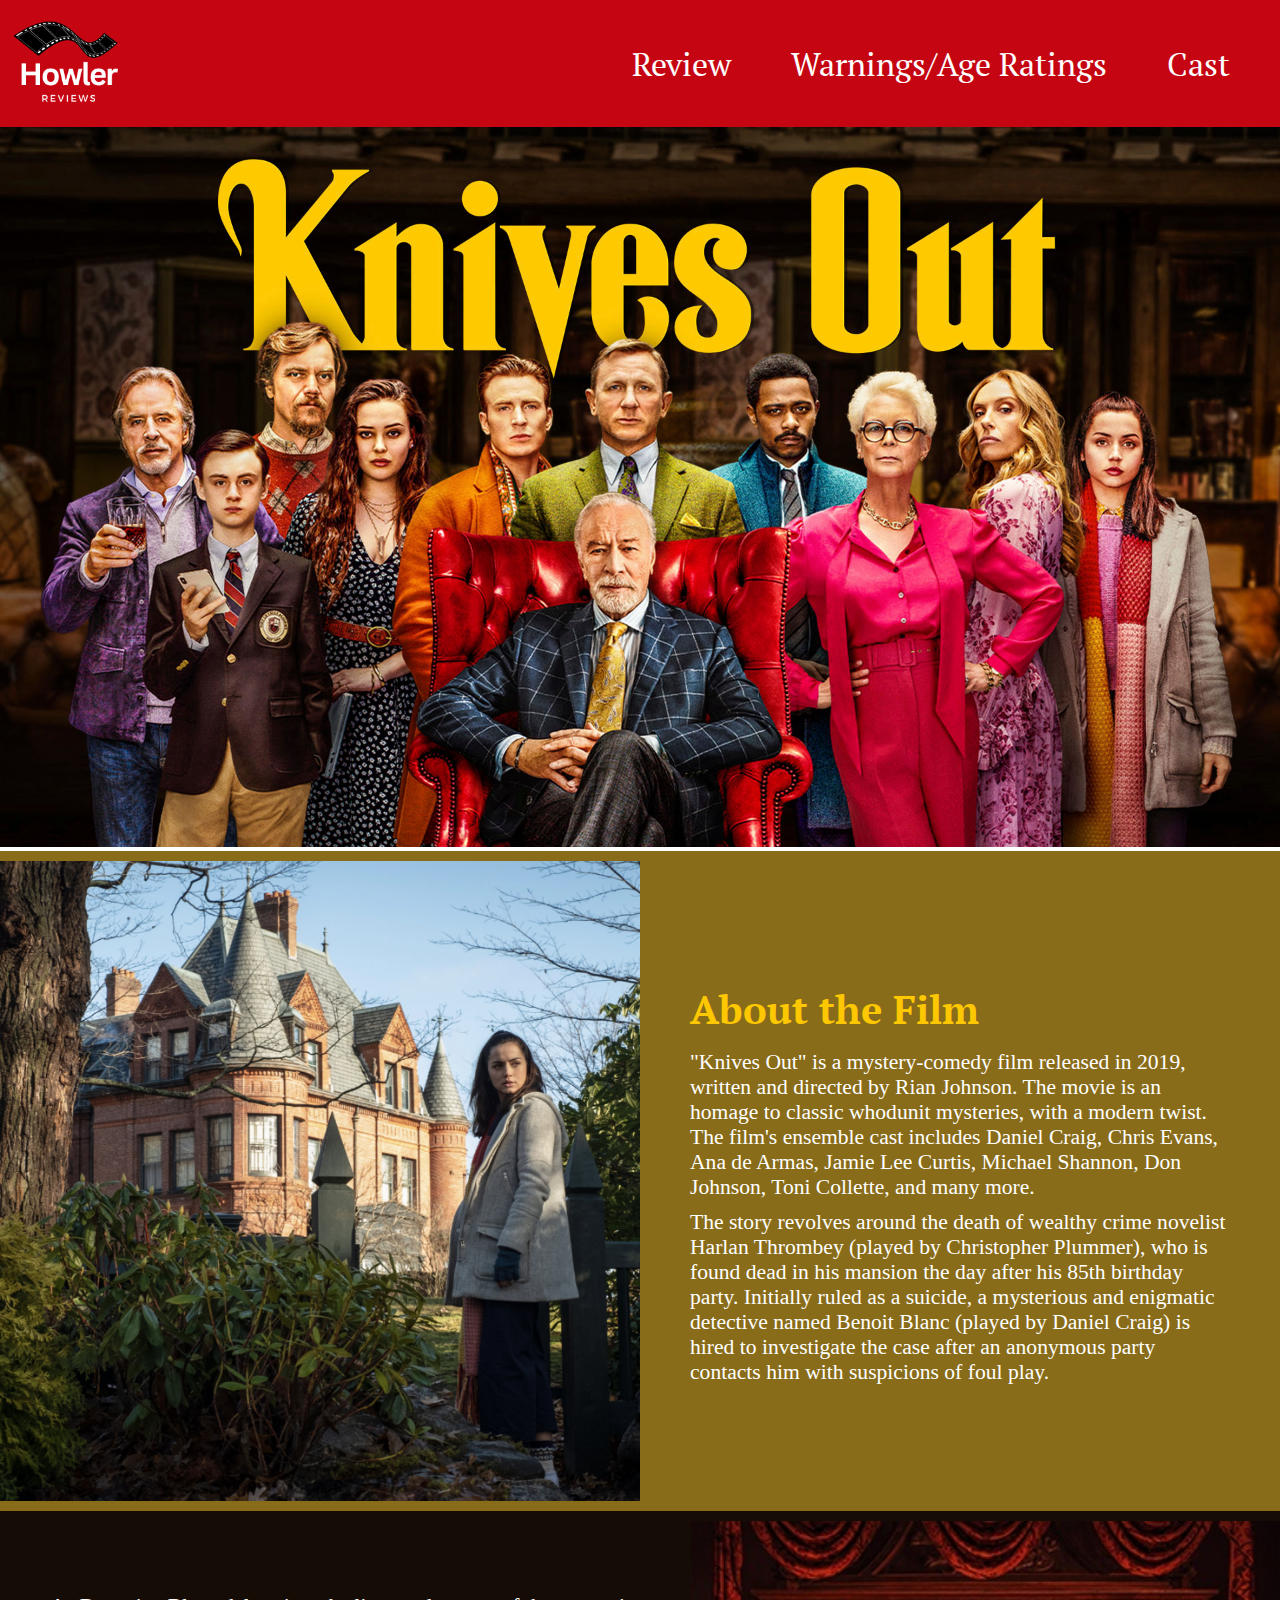
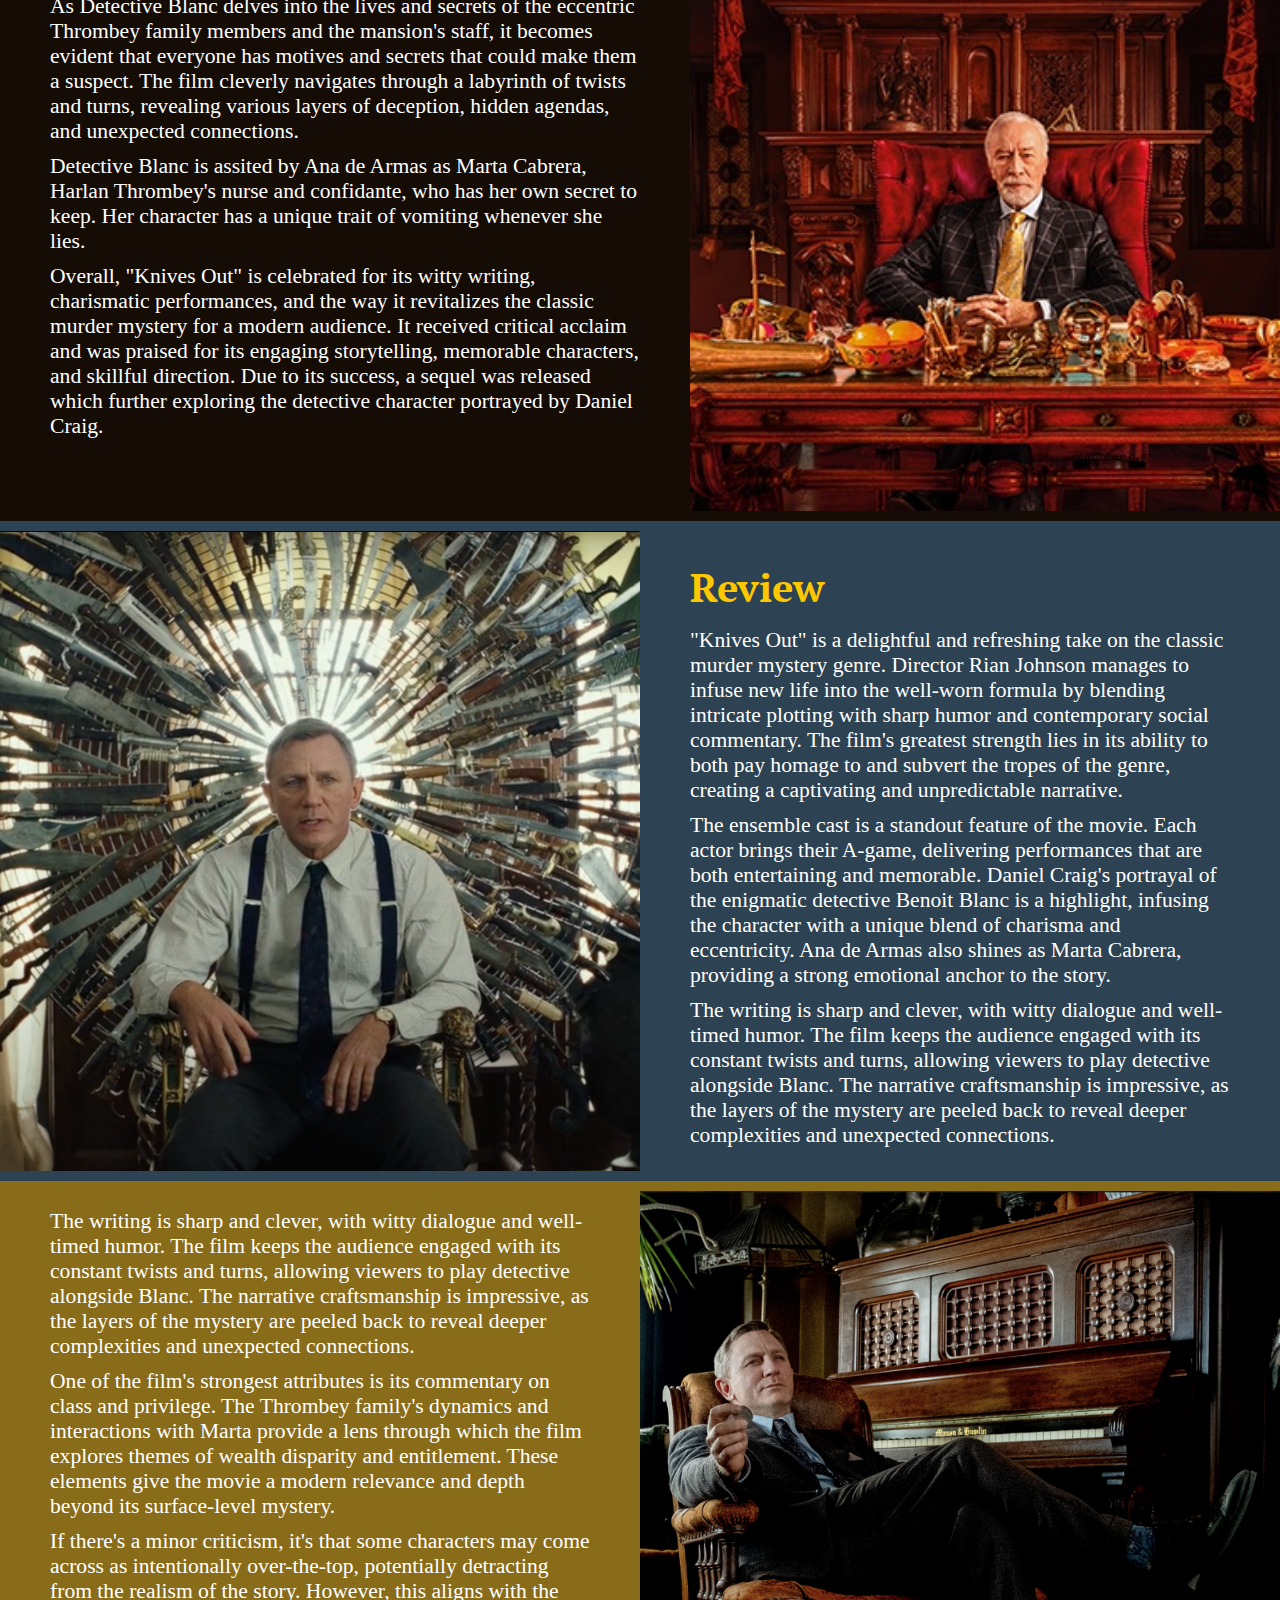
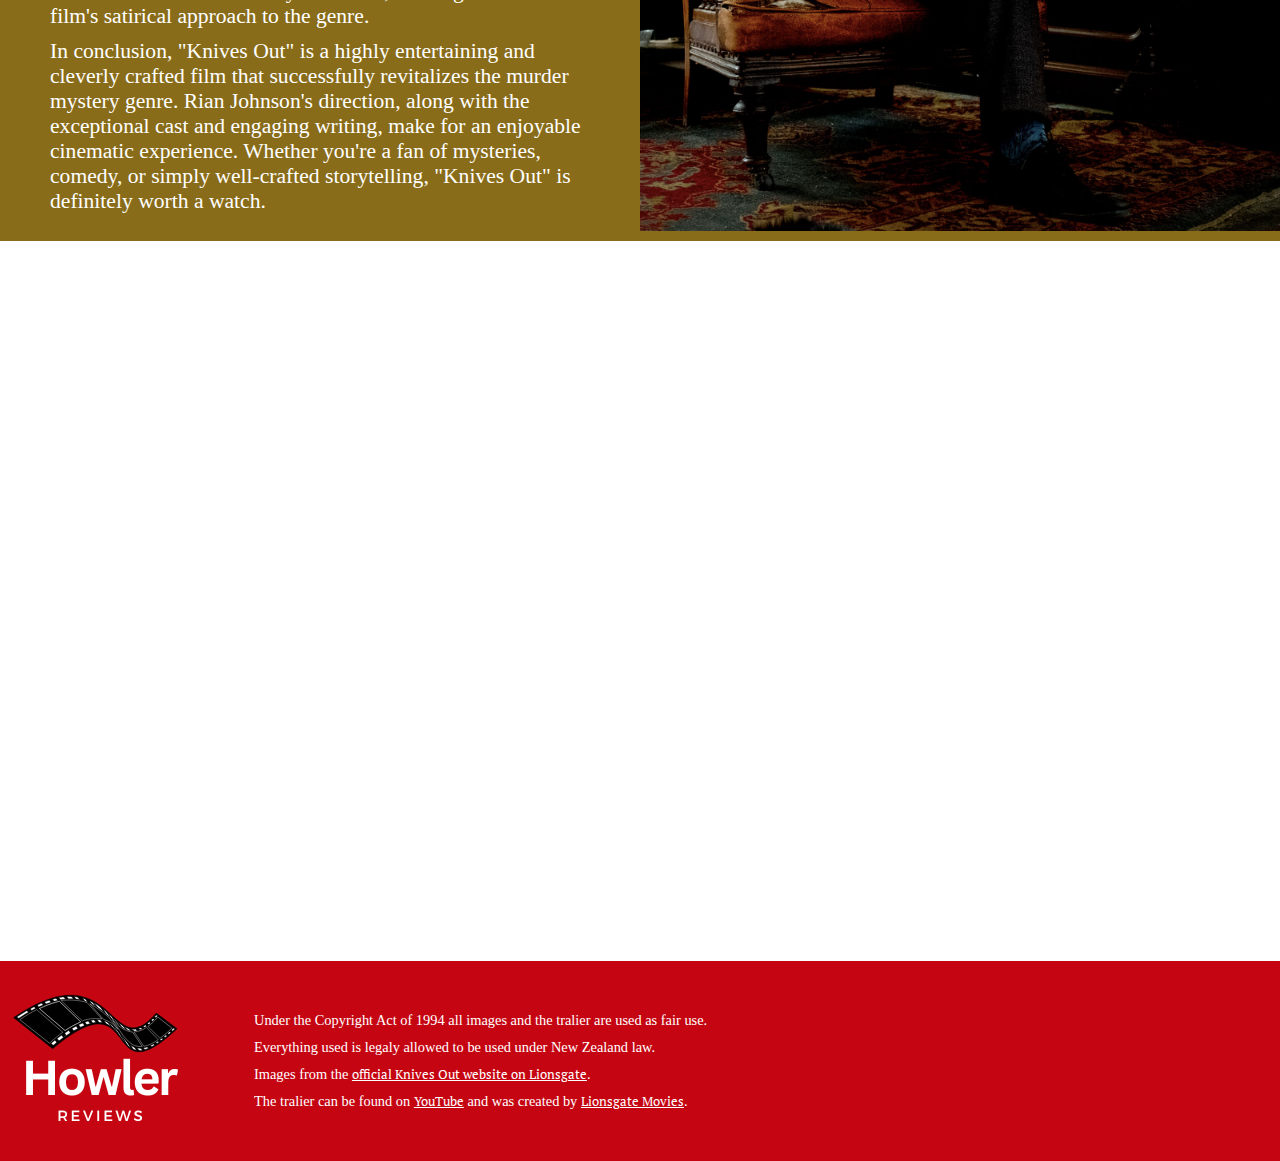
<file: index.html>
<!DOCTYPE html>
<html lang="en">
    <head>
        <meta charset="UTF-8">
        <meta name="viewport" content="width=device-width, initial-scale=1.0">
        <title>Knives Out - Review</title>
        <link rel="stylesheet" href="style.css">
    </head>
    <body>
        <header>
            <nav>
                <img src="logo.png" alt="Howler Reviews" id="logo">
                <ul>
                    <li><a href="index.html">Review</a></li>
                    <li><a href="maturity.html">Warnings/Age Ratings</a></li>
                    <li><a href="cast.html">Cast</a></li>
                </ul>
            </nav>
        <img src="hero.jpg" alt="The main cast with th title Knives Out in the background." id="hero">
        </header>
        <section class="container one">
            <img src="marta+house.png" alt="Marta standing outdside of the mansion.">
            <div class="text">
                <h1>About the Film</h1>
                <p class="top">"Knives Out" is a mystery-comedy film released in 2019, written and directed by Rian Johnson. The movie is an homage to classic whodunit mysteries, with a modern twist. The film's ensemble cast includes Daniel Craig, Chris Evans, Ana de Armas, Jamie Lee Curtis, Michael Shannon, Don Johnson, Toni Collette, and many more.</p>
                <p>The story revolves around the death of wealthy crime novelist Harlan Thrombey (played by Christopher Plummer), who is found dead in his mansion the day after his 85th birthday party. Initially ruled as a suicide, a mysterious and enigmatic detective named Benoit Blanc (played by Daniel Craig) is hired to investigate the case after an anonymous party contacts him with suspicions of foul play.</p>
            </div>
        </section>
        <section class="container two">
            <div class="text">
                <p>As Detective Blanc delves into the lives and secrets of the eccentric Thrombey family members and the mansion's staff, it becomes evident that everyone has motives and secrets that could make them a suspect. The film cleverly navigates through a labyrinth of twists and turns, revealing various layers of deception, hidden agendas, and unexpected connections.</p>
                <p>Detective Blanc is assited by Ana de Armas as Marta Cabrera, Harlan Thrombey's nurse and confidante, who has her own secret to keep. Her character has a unique trait of vomiting whenever she lies.</p>
                <p>Overall, "Knives Out" is celebrated for its witty writing, charismatic performances, and the way it revitalizes the classic murder mystery for a modern audience. It received critical acclaim and was praised for its engaging storytelling, memorable characters, and skillful direction. Due to its success, a sequel was released which further exploring the detective character portrayed by Daniel Craig.</p>
            </div>
            <img src="thromby.jpg" alt="Mr Thrombey sitting in his chair with gold items on his desk.">
        </section>
        <section class="container three">
            <img src="blanc-knives.png" alt="Benoit Blanc sitting down with knives shaped like a dounut in the background.">
            <div class="text">
                <h1>Review</h1>
                <p>"Knives Out" is a delightful and refreshing take on the classic murder mystery genre. Director Rian Johnson manages to infuse new life into the well-worn formula by blending intricate plotting with sharp humor and contemporary social commentary. The film's greatest strength lies in its ability to both pay homage to and subvert the tropes of the genre, creating a captivating and unpredictable narrative.</p>
                <p>The ensemble cast is a standout feature of the movie. Each actor brings their A-game, delivering performances that are both entertaining and memorable. Daniel Craig's portrayal of the enigmatic detective Benoit Blanc is a highlight, infusing the character with a unique blend of charisma and eccentricity. Ana de Armas also shines as Marta Cabrera, providing a strong emotional anchor to the story.</p>
                <p>The writing is sharp and clever, with witty dialogue and well-timed humor. The film keeps the audience engaged with its constant twists and turns, allowing viewers to play detective alongside Blanc. The narrative craftsmanship is impressive, as the layers of the mystery are peeled back to reveal deeper complexities and unexpected connections.</p>
            </div>
        </section>
        <section class="container one">
            <div class="text">
                <p>The writing is sharp and clever, with witty dialogue and well-timed humor. The film keeps the audience engaged with its constant twists and turns, allowing viewers to play detective alongside Blanc. The narrative craftsmanship is impressive, as the layers of the mystery are peeled back to reveal deeper complexities and unexpected connections.</p>
                <p>One of the film's strongest attributes is its commentary on class and privilege. The Thrombey family's dynamics and interactions with Marta provide a lens through which the film explores themes of wealth disparity and entitlement. These elements give the movie a modern relevance and depth beyond its surface-level mystery.</p>
                <p>If there's a minor criticism, it's that some characters may come across as intentionally over-the-top, potentially detracting from the realism of the story. However, this aligns with the film's satirical approach to the genre.</p>
                <p>In conclusion, "Knives Out" is a highly entertaining and cleverly crafted film that successfully revitalizes the murder mystery genre. Rian Johnson's direction, along with the exceptional cast and engaging writing, make for an enjoyable cinematic experience. Whether you're a fan of mysteries, comedy, or simply well-crafted storytelling, "Knives Out" is definitely worth a watch.</p>
            </div>
            <img src="blanc.png" alt="Benoit Blanc sitting down.">
        </section>
        <section class="video">
            <iframe width="560" height="315" src="https://www.youtube-nocookie.com/embed/qGqiHJTsRkQ?si=ekqGb-bVSbVEyulV" title="YouTube video player" frameborder="0" allow="accelerometer; autoplay; clipboard-write; encrypted-media; gyroscope; picture-in-picture; web-share" allowfullscreen></iframe>
        </section>
        <footer>
            <div class="bottom">
                <img src="logo.png" alt="Howler Reviews" id="logo">
                <div id="footer-text">
                    <p>Under the Copyright Act of 1994 all images and the tralier are used as fair use.</p>
                    <p>Everything used is legaly allowed to be used under New Zealand law.</p>
                    <p>Images from the <a href="https://www.lionsgate.com/movies/knives-out">official Knives Out website on Lionsgate</a>.</p>
                    <p>The tralier can be found on <a href="https://www.youtube.com/watch?v=qGqiHJTsRkQ&t=1s">YouTube</a> and was created by <a href="https://www.youtube.com/@LionsgateMovies">Lionsgate Movies</a>.</p>
                </div>
            </div>
        </footer>
    </body>
</html>
</file>
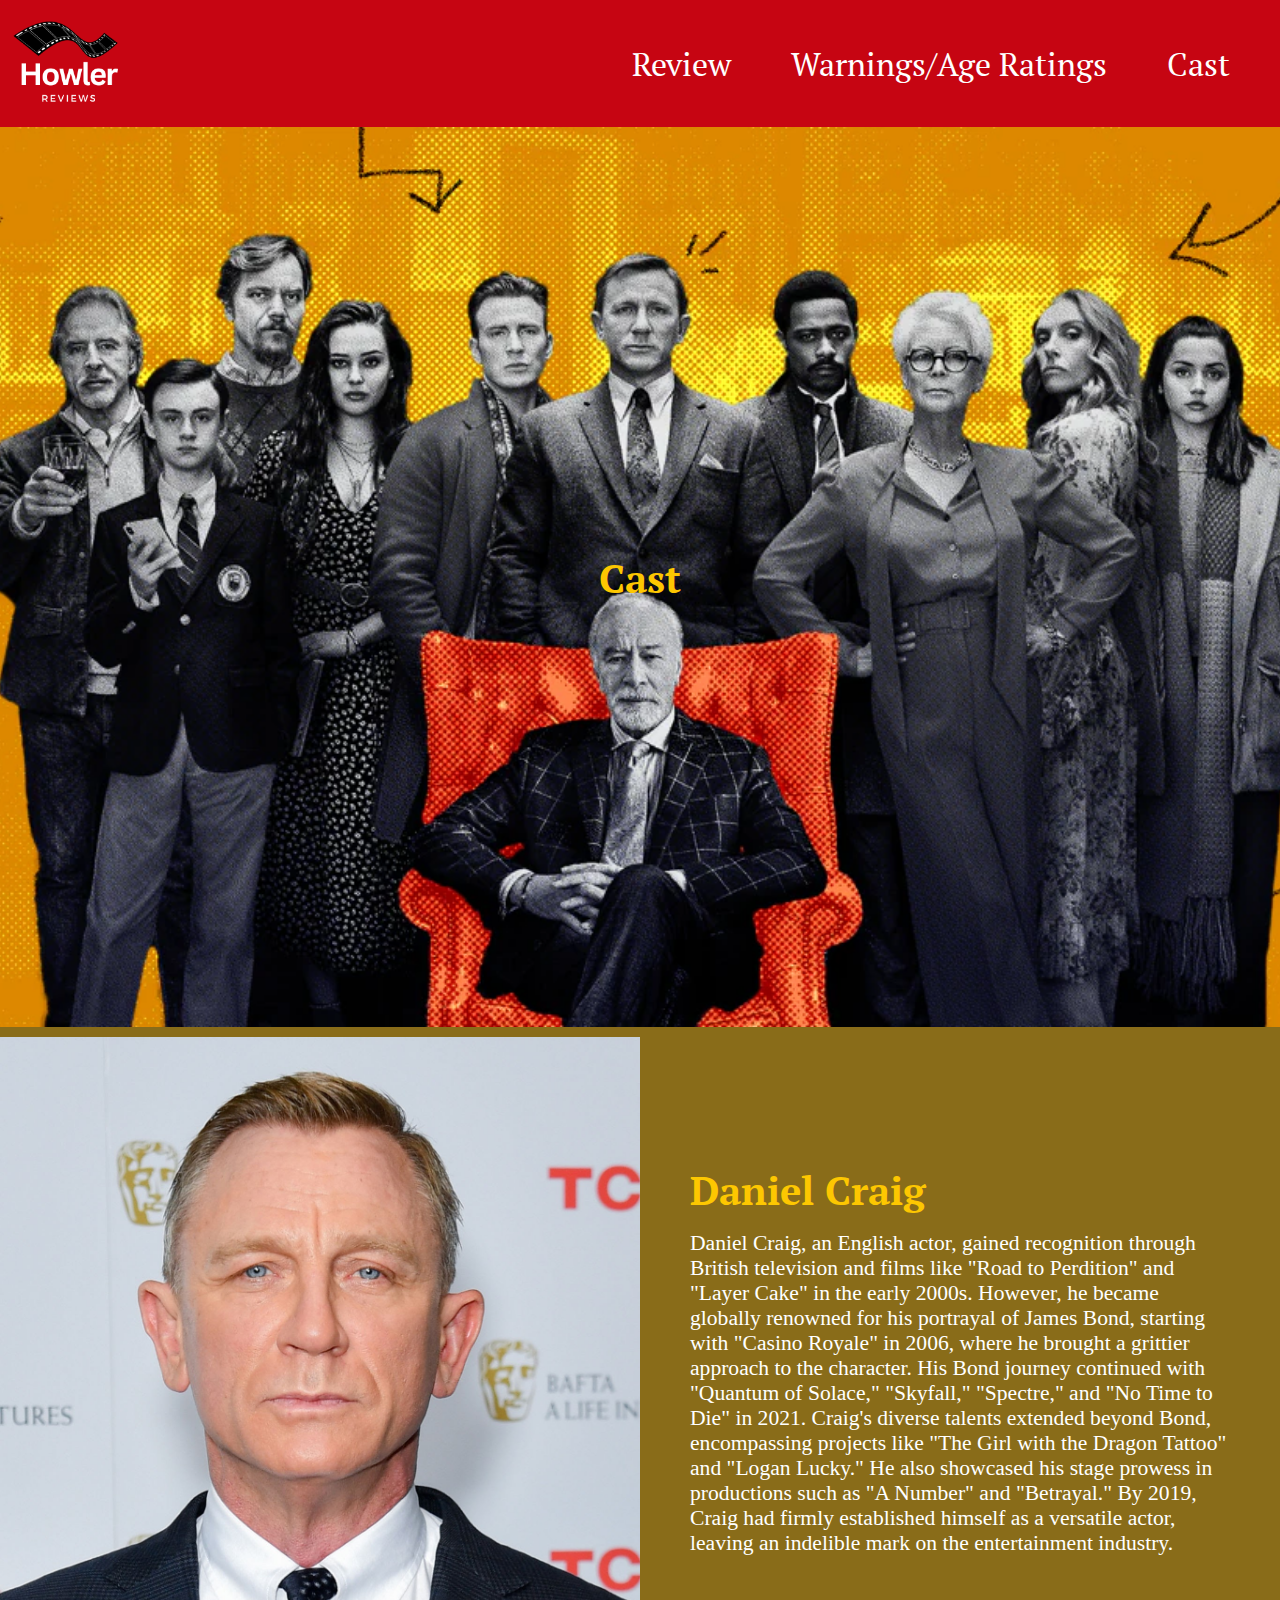
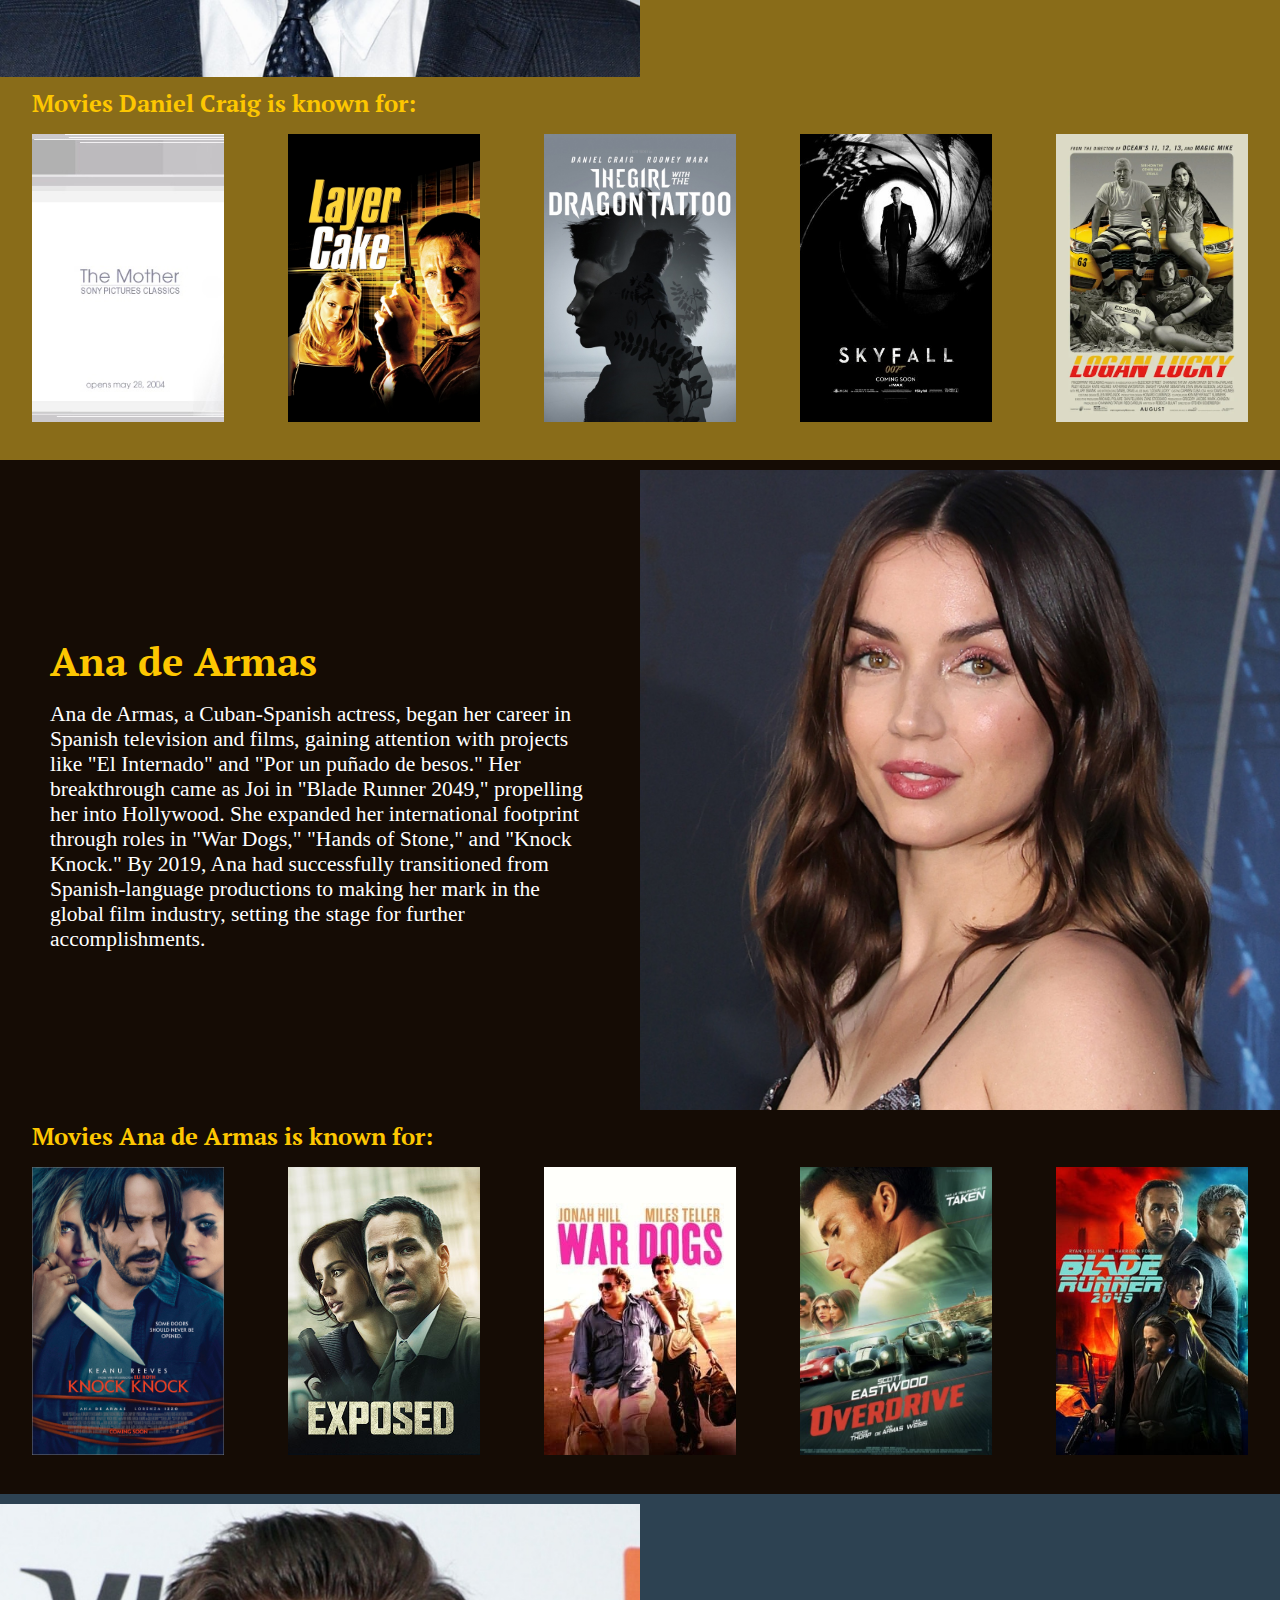
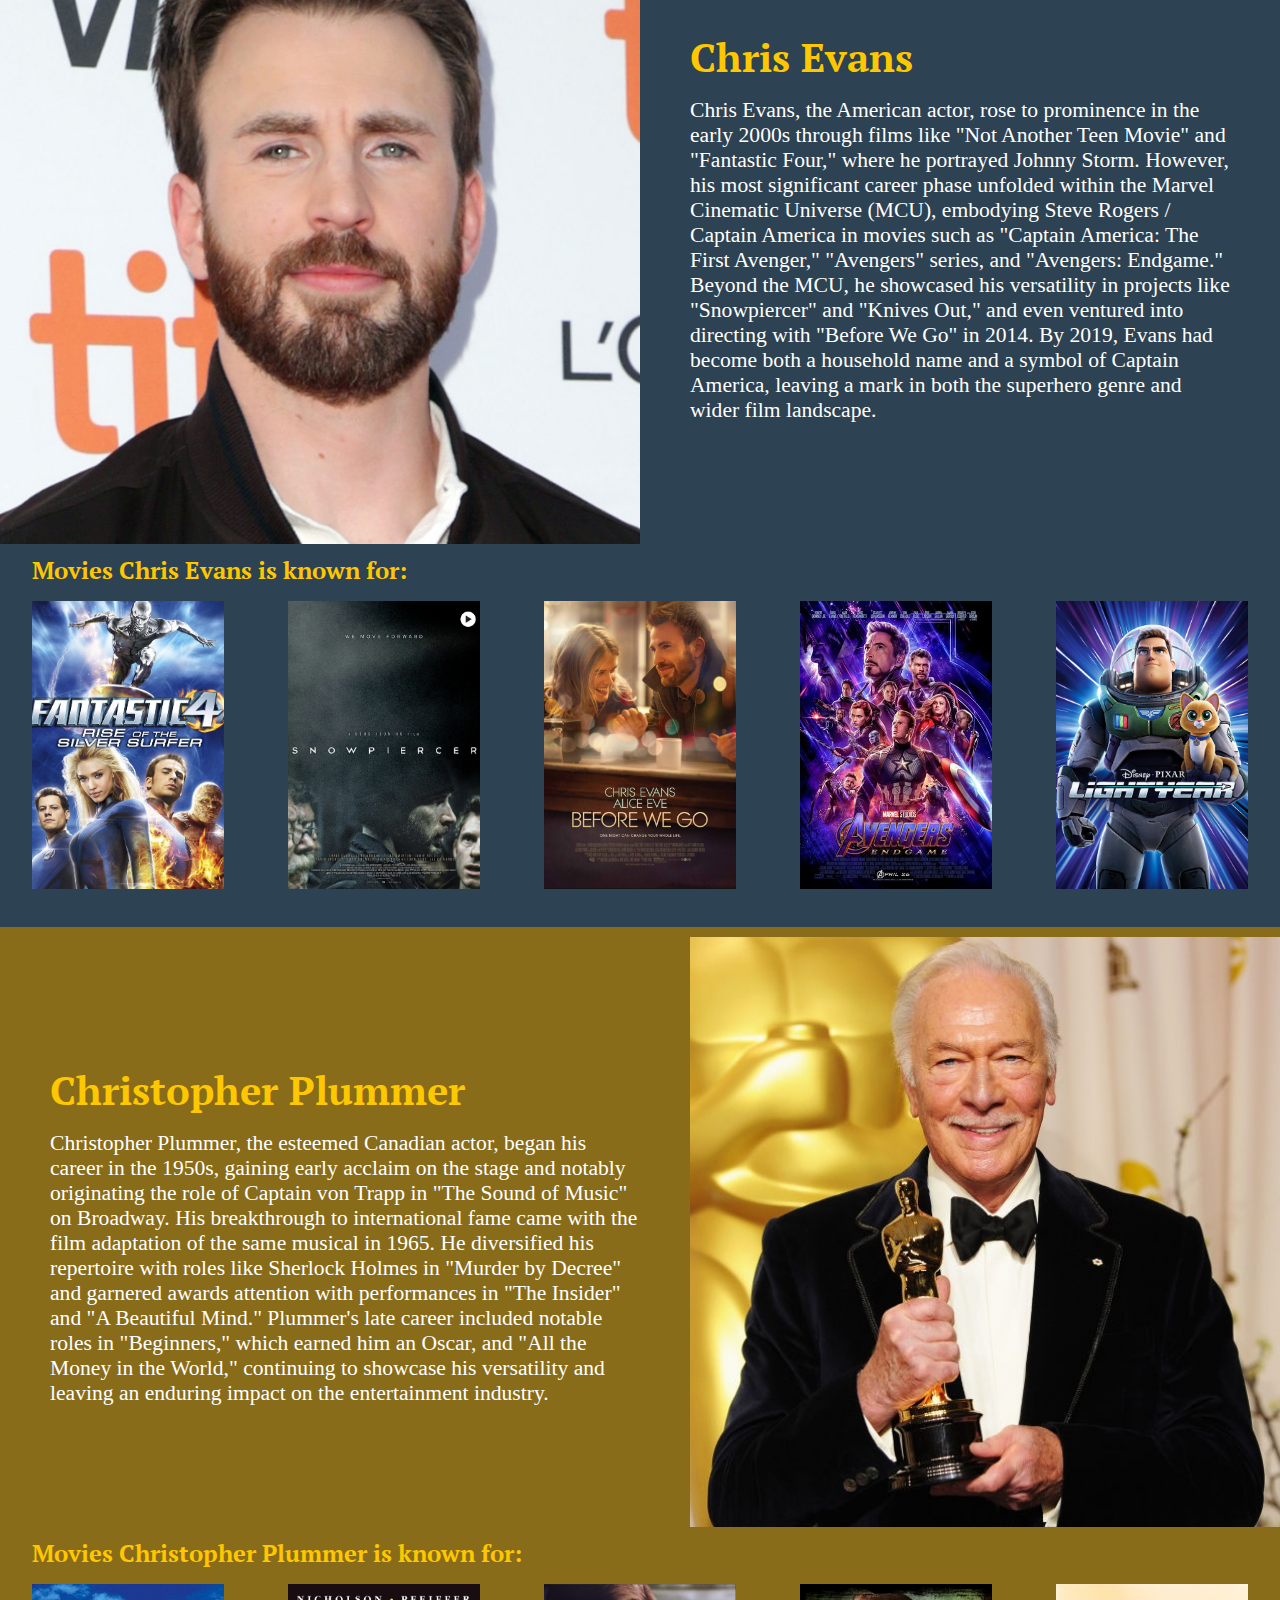
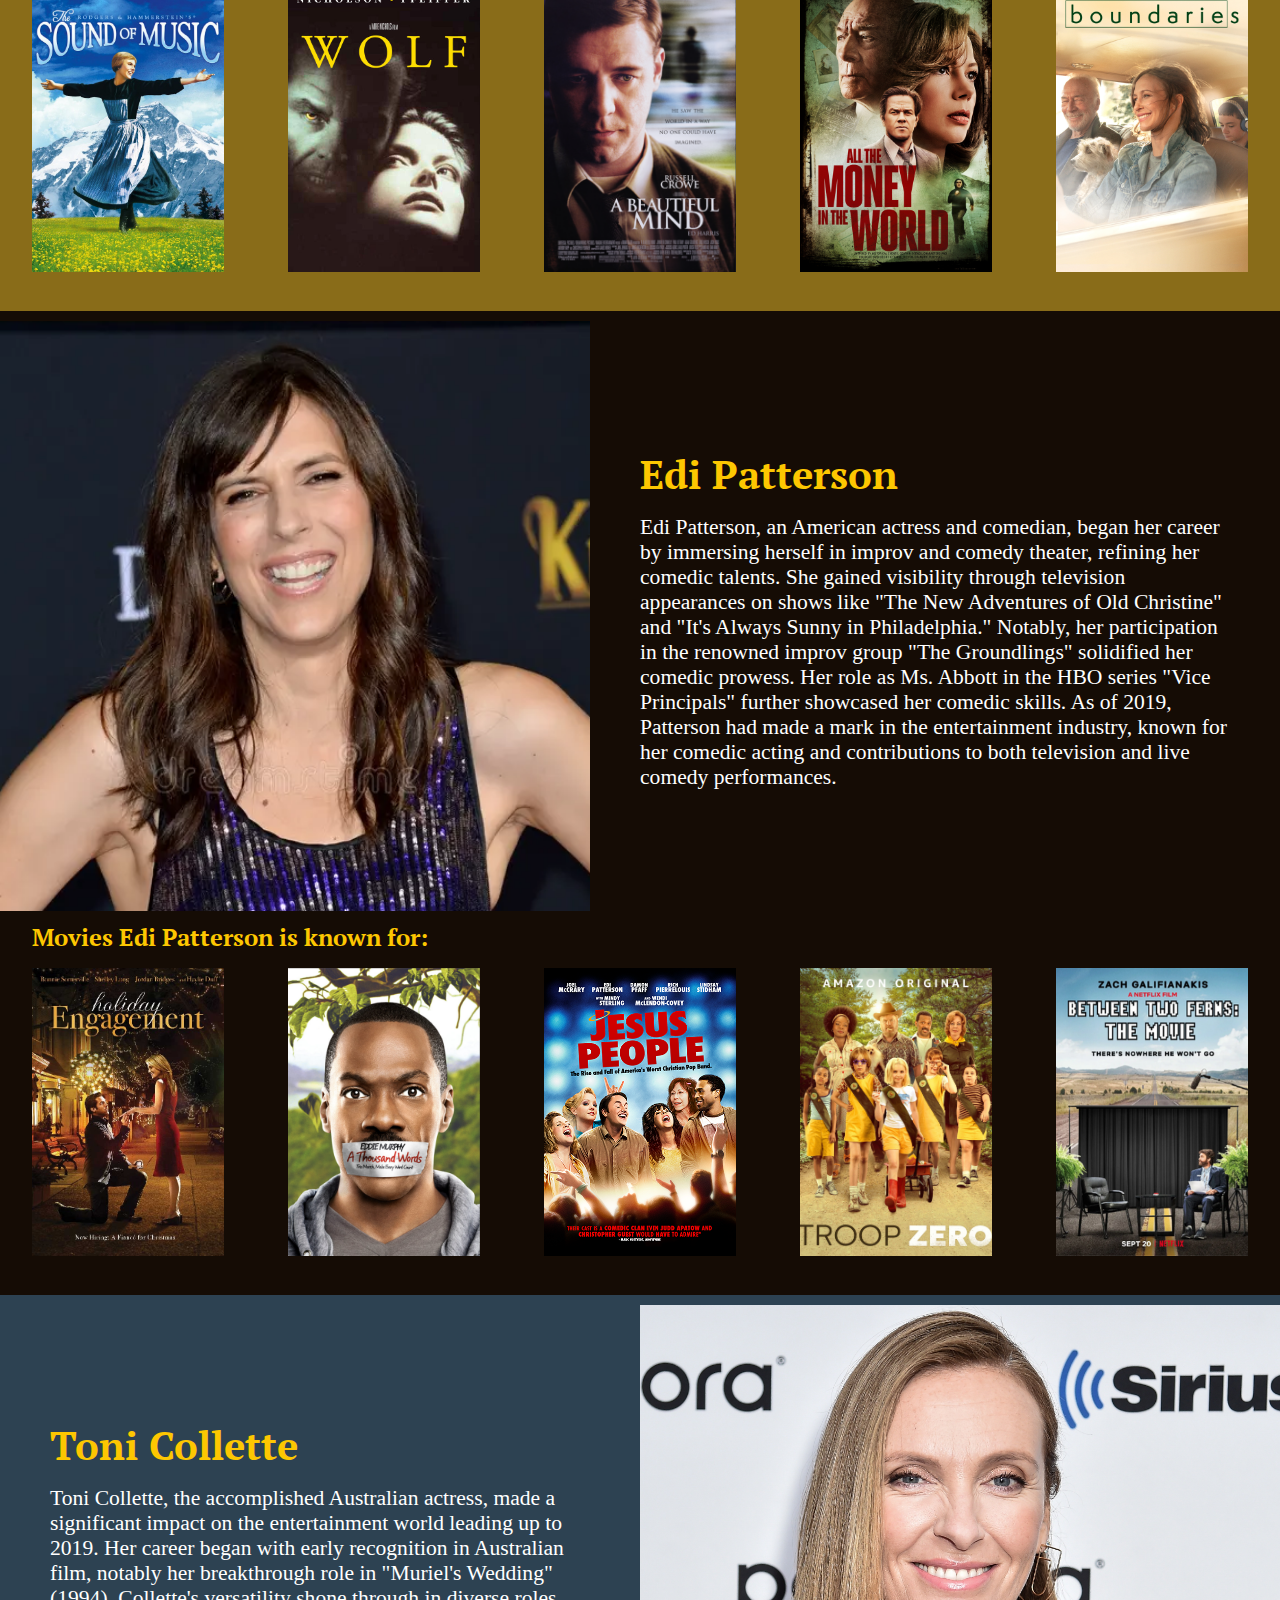
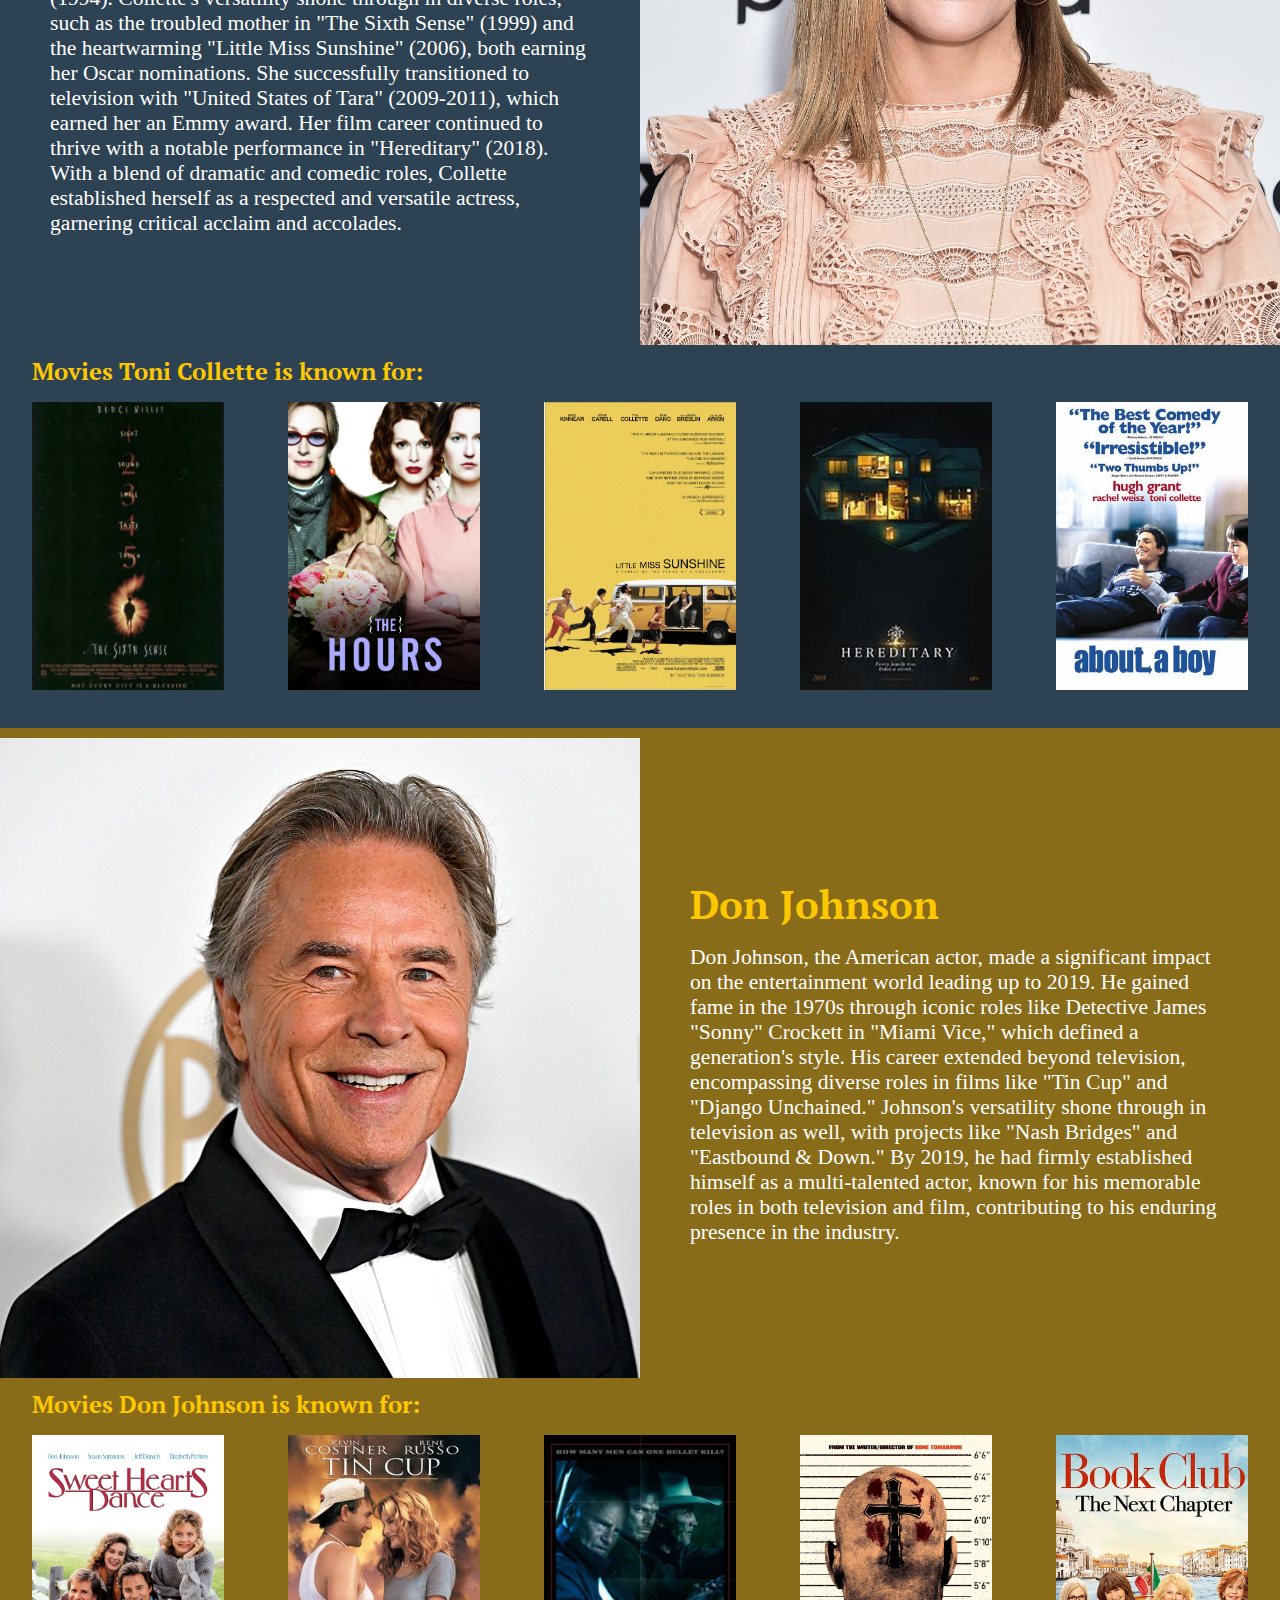
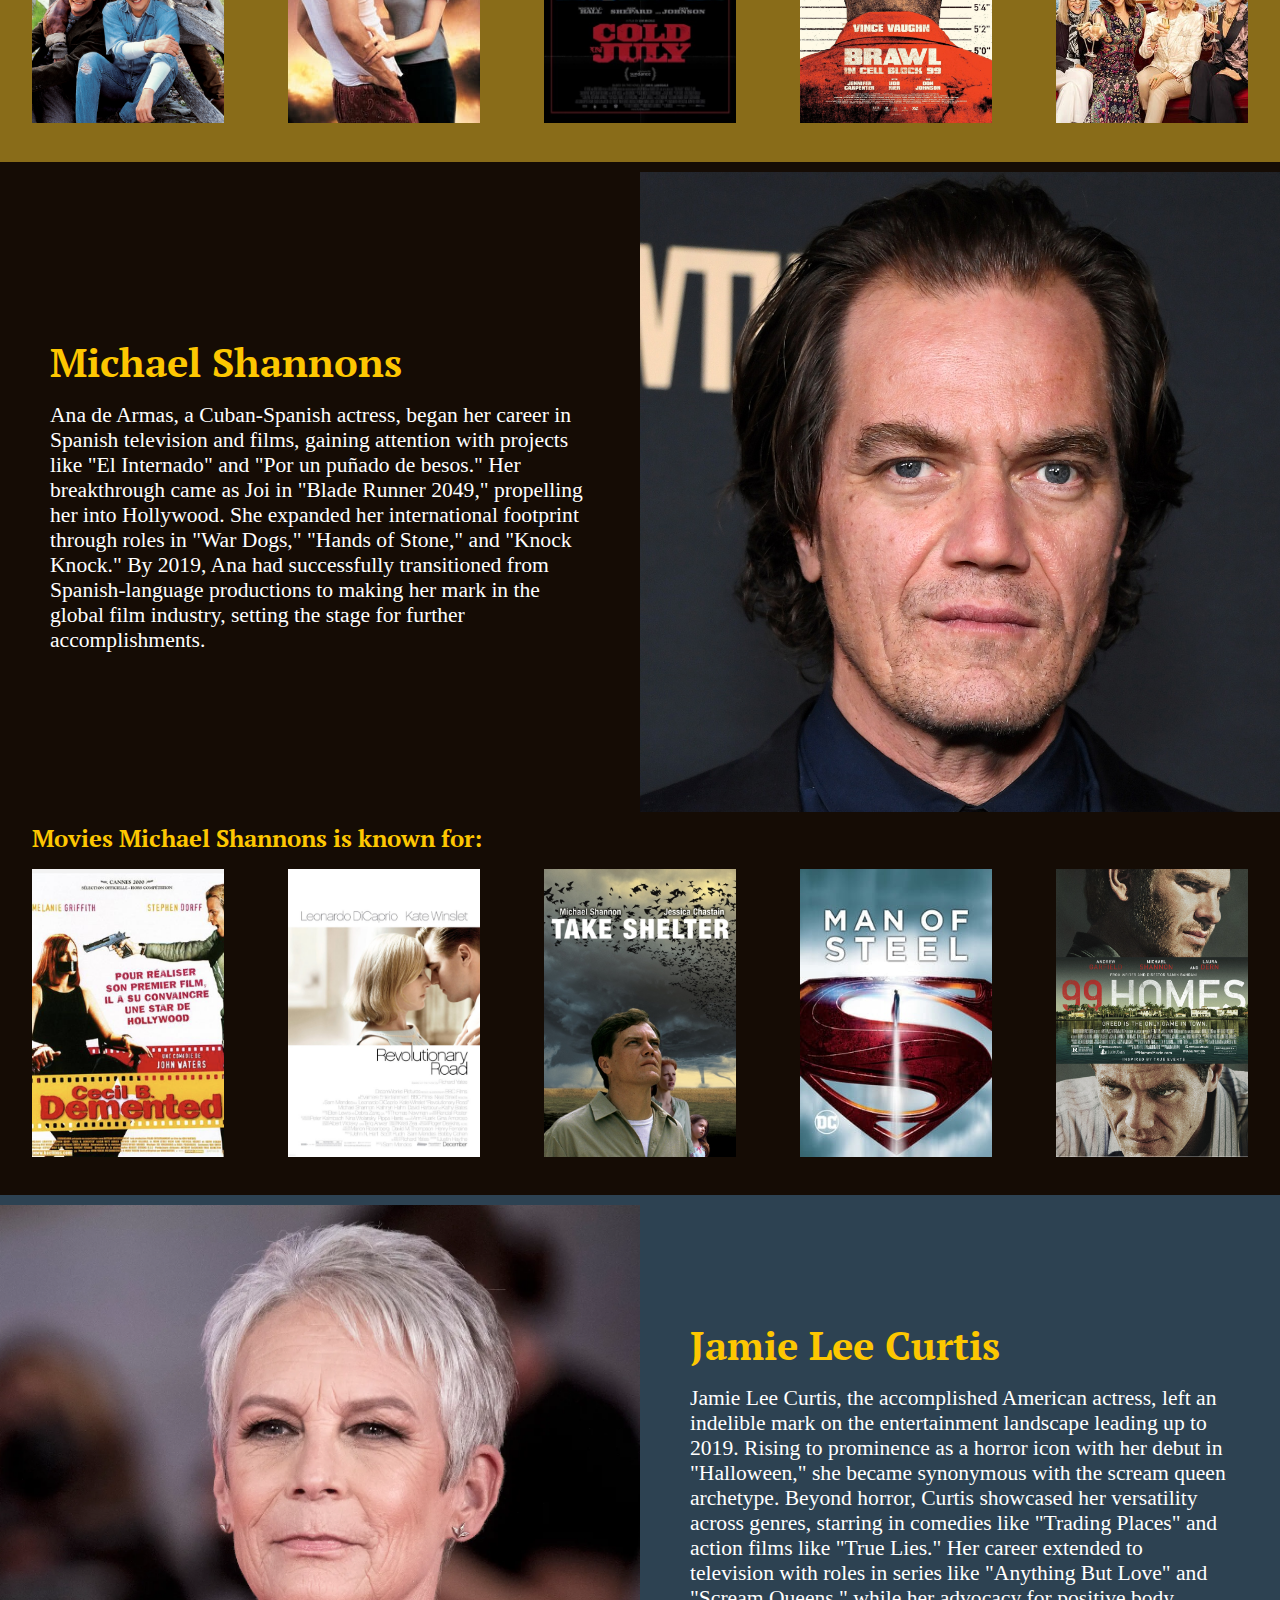
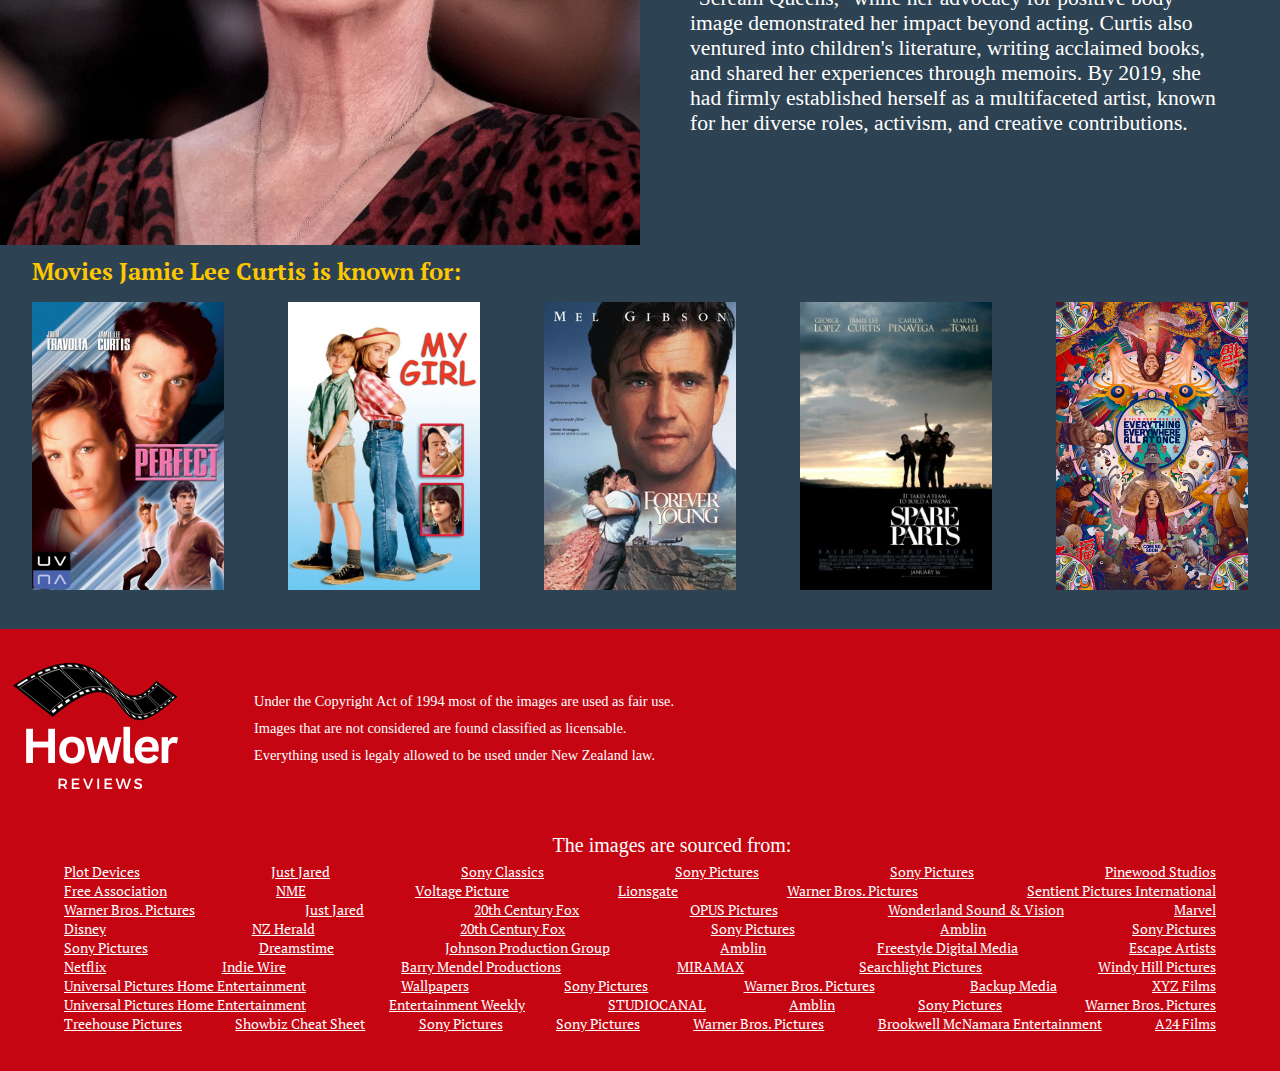
<file: cast.html>
<!DOCTYPE html>
<html lang="en">
    <head>
        <meta charset="UTF-8">
        <meta name="viewport" content="width=device-width, initial-scale=1.0">
        <title>Kinves Out - Cast</title>
        <link rel="stylesheet" href="style.css">
    </head>
    <body>
        <header>
            <nav>
                <img src="logo.png" alt="Howler Reviews" id="logo">
                <ul>
                    <li><a href="index.html">Review</a></li>
                    <li><a href="maturity.html">Warnings/Age Ratings</a></li>
                    <li><a href="cast.html">Cast</a></li>
                </ul>
            </nav>
                <div class="hero-c">
                    <h1 id="hero-text">Cast</h1>
                </div>
        </header>
        <section class="one">
            <div class="container">
                <img src="daniel.jpg" alt="Daniel Craig">
                <div class="text">
                    <h1>Daniel Craig</h1>
                    <p>Daniel Craig, an English actor, gained recognition through British television and films like "Road to Perdition" and "Layer Cake" in the early 2000s. However, he became globally renowned for his portrayal of James Bond, starting with "Casino Royale" in 2006, where he brought a grittier approach to the character. His Bond journey continued with "Quantum of Solace," "Skyfall," "Spectre," and "No Time to Die" in 2021. Craig's diverse talents extended beyond Bond, encompassing projects like "The Girl with the Dragon Tattoo" and "Logan Lucky." He also showcased his stage prowess in productions such as "A Number" and "Betrayal." By 2019, Craig had firmly established himself as a versatile actor, leaving an indelible mark on the entertainment industry.</p>
                </div>
            </div>
            <h2>Movies Daniel Craig is known for:</h2>
            <div class="movies">
                <img src="mother.jpg" alt="The Mother(2003)">
                <img src="layer-cake.jpg" alt="Layer Cake(2004)">
                <img src="tattoo.jpg" alt="The Girl with the Dragon Tattoo(2011)">
                <img src="skyfall.jpg" alt="James Bond: Skyfall(2012)">
                <img src="logan-lucky.webp" alt="Logan Lucky(2017)">
            </div>
        </section>
        <section class="two">
            <div class="container">
                <div class="text">
                    <h1>Ana de Armas</h1>
                    <p>Ana de Armas, a Cuban-Spanish actress, began her career in Spanish television and films, gaining attention with projects like "El Internado" and "Por un puñado de besos." Her breakthrough came as Joi in "Blade Runner 2049," propelling her into Hollywood. She expanded her international footprint through roles in "War Dogs," "Hands of Stone," and "Knock Knock." By 2019, Ana had successfully transitioned from Spanish-language productions to making her mark in the global film industry, setting the stage for further accomplishments.</p>
                </div>
                <img src="ana.jpg" alt="Ana de Armas">
            </div>
            <h2>Movies Ana de Armas is known for:</h2>
            <div class="movies">
                <img src="knock-knock.jpg" alt="Knock Knock(2015)">
                <img src="exposed.jpg" alt="Exposed(2016)">
                <img src="war-dogs.jpg" alt="War Dogs(2016)">
                <img src="overdrive.png" alt="Overdrive(2017)">
                <img src="blade-runner.jpg" alt="Blade Runner 2049(2017)">
            </div>
        </section>
        <section class="three">
        <div class="container">
                <img src="chris.jpg" alt="Chris Evans">
                <div class="text">
                    <h1>Chris Evans</h1>
                    <p>Chris Evans, the American actor, rose to prominence in the early 2000s through films like "Not Another Teen Movie" and "Fantastic Four," where he portrayed Johnny Storm. However, his most significant career phase unfolded within the Marvel Cinematic Universe (MCU), embodying Steve Rogers / Captain America in movies such as "Captain America: The First Avenger," "Avengers" series, and "Avengers: Endgame." Beyond the MCU, he showcased his versatility in projects like "Snowpiercer" and "Knives Out," and even ventured into directing with "Before We Go" in 2014. By 2019, Evans had become both a household name and a symbol of Captain America, leaving a mark in both the superhero genre and wider film landscape.</p>
                </div>
            </div>
            <h2>Movies Chris Evans is known for:</h2>
            <div class="movies">
                <img src="fantastic4.jpg" alt="Fantastic 4(2005)">
                <img src="snowpiercer.png" alt="Snowpiercer(2013)">
                <img src="before-we-go.png" alt="Before We Go(2014)">
                <img src="endgame.jpg" alt="Avengers: Endgame(2019)">
                <img src="lightyear.jpg" alt="Lightyear(2022)">
            </div>
        </section>
        <section class="one">
            <div class="container">
                <div class="text">
                    <h1>Christopher Plummer</h1>
                    <p>Christopher Plummer, the esteemed Canadian actor, began his career in the 1950s, gaining early acclaim on the stage and notably originating the role of Captain von Trapp in "The Sound of Music" on Broadway. His breakthrough to international fame came with the film adaptation of the same musical in 1965. He diversified his repertoire with roles like Sherlock Holmes in "Murder by Decree" and garnered awards attention with performances in "The Insider" and "A Beautiful Mind." Plummer's late career included notable roles in "Beginners," which earned him an Oscar, and "All the Money in the World," continuing to showcase his versatility and leaving an enduring impact on the entertainment industry.</p>
                </div>
                <img src="christopher.jpg" alt="Christopher Plummer">
            </div>
            <h2>Movies Christopher Plummer is known for:</h2>
            <div class="movies">
                <img src="sound-of-music.jpg" alt="Sound of Music(1965)">
                <img src="wolf.jpg" alt="wolf(1994)">
                <img src="a-beautiful-mind.png" alt="A Beautiful Mind(2002)">
                <img src="all-the-money-in-the-world.jpg" alt="All the Money in the World(2017)">
                <img src="boundaries.jpg" alt="Boundaries(2018)">
            </div>
        </section>
        <section class="two">
            <div class="container">
                <img src="edi.png" alt="Edi Patterson">
                <div class="text">
                    <h1>Edi Patterson</h1>
                    <p>Edi Patterson, an American actress and comedian, began her career by immersing herself in improv and comedy theater, refining her comedic talents. She gained visibility through television appearances on shows like "The New Adventures of Old Christine" and "It's Always Sunny in Philadelphia." Notably, her participation in the renowned improv group "The Groundlings" solidified her comedic prowess. Her role as Ms. Abbott in the HBO series "Vice Principals" further showcased her comedic skills. As of 2019, Patterson had made a mark in the entertainment industry, known for her comedic acting and contributions to both television and live comedy performances.</p>
                </div>
            </div>
            <h2>Movies Edi Patterson is known for:</h2>
            <div class="movies">
                <img src="holiday-engagement.jpg" alt="Holiday Engagement(2011)">
                <img src="a-thousand-words.png" alt="A Thousand Woeds(2012)">
                <img src="jesus-people.png" alt="Jesus People(2014)">
                <img src="troop-zero.jpg" alt="Troop Zero(2019)">
                <img src="between-two-ferns.png" alt="Between Two Ferns: The Movie(2019)">
            </div>
        </section>
        <section class="three">
            <div class="container">
                <div class="text">
                    <h1>Toni Collette</h1>
                    <p>Toni Collette, the accomplished Australian actress, made a significant impact on the entertainment world leading up to 2019. Her career began with early recognition in Australian film, notably her breakthrough role in "Muriel's Wedding" (1994). Collette's versatility shone through in diverse roles, such as the troubled mother in "The Sixth Sense" (1999) and the heartwarming "Little Miss Sunshine" (2006), both earning her Oscar nominations. She successfully transitioned to television with "United States of Tara" (2009-2011), which earned her an Emmy award. Her film career continued to thrive with a notable performance in "Hereditary" (2018). With a blend of dramatic and comedic roles, Collette established herself as a respected and versatile actress, garnering critical acclaim and accolades.</p>
                </div>
                <img src="toni.jpg" alt="Toni Collette">
            </div>
            <h2>Movies Toni Collette is known for:</h2>
            <div class="movies">
                <img src="the-sixth-sense.png" alt="The Sixth Sense(1999)">
                <img src="the-hours.png" alt="The Hours(2002)">
                <img src="little-miss-sunshine.png" alt="Little Miss Sunshine(2006)">
                <img src="hereditary.jpg" alt="Hereditary(2018)">
                <img src="about-a-boy.jpg" alt="About a Boy(2020)">
            </div>
        </section>
        <section class="one">
            <div class="container">
                <img src="don.jpg" alt="Don Johnson">
                <div class="text">
                    <h1>Don Johnson</h1>
                    <p>Don Johnson, the American actor, made a significant impact on the entertainment world leading up to 2019. He gained fame in the 1970s through iconic roles like Detective James "Sonny" Crockett in "Miami Vice," which defined a generation's style. His career extended beyond television, encompassing diverse roles in films like "Tin Cup" and "Django Unchained." Johnson's versatility shone through in television as well, with projects like "Nash Bridges" and "Eastbound & Down." By 2019, he had firmly established himself as a multi-talented actor, known for his memorable roles in both television and film, contributing to his enduring presence in the industry.</p>
                </div>
            </div>
            <h2>Movies Don Johnson is known for:</h2>
            <div class="movies">
                <img src="sweet-hearts-dance.png" alt="Sweet Hearts Dance(1988)">
                <img src="tin-cup.jpg" alt="Tin Cup(1996)">
                <img src="cold-in-july.jpg" alt="Cold in July(2014)">
                <img src="brawl-in-block99.jpg" alt="Brawl in Block 99(2017)">
                <img src="book-club.jpg" alt="Book Club: The Next Chapter(2023)">
            </div>
        </section>
        <section class="two">
            <div class="container">
                <div class="text">
                    <h1>Michael Shannons</h1>
                    <p>Ana de Armas, a Cuban-Spanish actress, began her career in Spanish television and films, gaining attention with projects like "El Internado" and "Por un puñado de besos." Her breakthrough came as Joi in "Blade Runner 2049," propelling her into Hollywood. She expanded her international footprint through roles in "War Dogs," "Hands of Stone," and "Knock Knock." By 2019, Ana had successfully transitioned from Spanish-language productions to making her mark in the global film industry, setting the stage for further accomplishments.</p>
                </div>
                <img src="michael.jpg" alt="Michael Shannonss">
            </div>
            <h2>Movies Michael Shannons is known for:</h2>
            <div class="movies">
                <img src="cecil-b-demented.png" alt="Cecil B. Demented(2000)">
                <img src="revolutionary-road.png" alt="Revolutionary Road(2008)">
                <img src="take-shelter.jpg" alt="Take Shelter(2011)">
                <img src="man-of-steel.jpg" alt="Man of Steel(2013)">
                <img src="99homes.png" alt="99 Houses(2015)">
            </div>
        </section>
        <section class="three">
            <div class="container">
                <img src="jamie.png" alt="Jamie Lee Curtis">
                <div class="text">
                    <h1>Jamie Lee Curtis</h1>
                    <p>Jamie Lee Curtis, the accomplished American actress, left an indelible mark on the entertainment landscape leading up to 2019. Rising to prominence as a horror icon with her debut in "Halloween," she became synonymous with the scream queen archetype. Beyond horror, Curtis showcased her versatility across genres, starring in comedies like "Trading Places" and action films like "True Lies." Her career extended to television with roles in series like "Anything But Love" and "Scream Queens," while her advocacy for positive body image demonstrated her impact beyond acting. Curtis also ventured into children's literature, writing acclaimed books, and shared her experiences through memoirs. By 2019, she had firmly established herself as a multifaceted artist, known for her diverse roles, activism, and creative contributions.</p>
                </div>
            </div>
            <h2>Movies Jamie Lee Curtis is known for:</h2>
            <div class="movies">
                <img src="perfect.jpg" alt="Perfect(1985)">
                <img src="my-girl.jpg" alt="My Girl(1991)">
                <img src="forever-young.jpg" alt="Forever Young(1992)">
                <img src="spare-parts.jpg" alt="Spare Parts(2015)">
                <img src="everything-everywhere.jpg" alt="Everything Everywhere all at Once(2023)">
            </div>
        </section>
        <footer>
            <div class="bottom">
                <img src="logo.png" alt="Howler Reviews" id="logo">
                <div id="footer-text">
                    <p>Under the Copyright Act of 1994 most of the images are used as fair use.</p>
                    <p>Images that are not considered are found classified as licensable.</p>
                    <p>Everything used is legaly allowed to be used under New Zealand law.</p>
                </div>
            </div>
            <p id="subtitle">The images are sourced from:</p>
            <div id="refernces">
                <ul>
                    <li><a href="https://plotdevices.co/blogs/blog/knives-out">Plot Devices</a></li>
                    <li><a href="https://www.justjared.com/2021/09/24/daniel-craig-reveals-how-hell-feel-when-the-next-bond-is-announced/">Just Jared</a></li>
                    <li><a href="https://www.sonyclassics.com/themother/">Sony Classics</a></li>
                    <li><a href="https://www.sonypictures.com/movies/layercake">Sony Pictures</a></li>
                    <li><a href="https://www.sonypictures.com/movies/thegirlwiththedragontattoo">Sony Pictures</a></li>
                    <li><a href="https://pinewoodgroup.com/pinewood-today/credits/skyfall">Pinewood Studios</a></li>
                </ul>
                <ul>
                    <li><a href="https://www.freeassociation.la/loganlucky">Free Association</a></li>
                    <li><a href="https://www.nme.com/news/film/ana-de-armas-pushed-for-john-wick-spinoff-to-hire-female-writer-3270514">NME</a></li>
                    <li><a href="https://www.voltagepictures.com/search?q=knock">Voltage Picture</a></li>
                    <li><a href="https://www.lionsgate.com/movies/exposed">Lionsgate</a></li>
                    <li><a href="https://www.warnerbros.com/movies/war-dogs">Warner Bros. Pictures</a></li>
                    <li><a href="https://www.senti-ent.com/">Sentient Pictures International</a></li>
                </ul>
                <ul>
                    <li><a href="https://www.warnerbros.com/movies/blade-runner-2049">Warner Bros. Pictures</a></li>
                    <li><a href="https://www.justjared.com/2022/03/27/chris-evans-makes-virtual-appearance-at-oscars-2022-to-debut-new-lightyear-trailer-watch-now/">Just Jared</a></li>
                    <li><a href="https://family.20thcenturystudios.com/movies/fantastic-four-rise-of-the-silver-surfer">20th Century Fox</a></li>
                    <li><a href="http://www.opuspictures.com/archive">OPUS Pictures</a></li>
                    <li><a href="https://www.wonderlandsoundandvision.com/film">Wonderland Sound & Vision</a></li>
                    <li><a href="https://www.marvel.com/movies/avengers-endgame">Marvel</a></li>
                </ul>
                <ul>
                    <li><a href="https://www.disney.com.au/movies/lightyear">Disney</a></li>
                    <li><a href="https://www.nzherald.co.nz/entertainment/sound-of-music-star-christopher-plummer-dies-aged-91/IMRIHIOBL4UXONNU6CC7EV2HNI/">NZ Herald</a></li>
                    <li><a href="https://family.20thcenturystudios.com/movies/the-sound-of-music">20th Century Fox</a></li>
                    <li><a href="https://www.sonypictures.com/movies/wolf">Sony Pictures</a></li>
                    <li><a href="https://amblin.com/movie/beautiful-mind/">Amblin</a></li>
                    <li><a href="https://www.sonypictures.com/movies/allthemoneyintheworld">Sony Pictures</a></li>
                </ul>
                <ul>
                    <li><a href="https://www.sonypictures.com/movies/boundaries">Sony Pictures</a></li>
                    <li><a href="https://www.dreamstime.com/los-angeles-usa-november-edi-patterson-premiere-knives-out-regency-village-theatre-picture-paul-smith-featureflash-image165794291">Dreamstime</a></li>
                    <li><a href="https://johnsonproductiongroup.com/component/sppagebuilder/?view=page&id=42&highlight=WyJob2xpZGF5IiwiZW5nYWdlbWVudCIsImhvbGlkYXkgZW5nYWdlbWVudCJd">Johnson Production Group</a></li>
                    <li><a href="https://amblin.com/movie/a-thousand-words/">Amblin</a></li>
                    <li><a href="https://www.freestyledigitalmedia.tv/film/jesus-people/">Freestyle Digital Media</a></li>
                    <li><a href="https://escapeartists.com/film/troop-zero/">Escape Artists</a></li>
                </ul>
                <ul>
                    <li><a href="https://www.netflix.com/nz/title/80243600">Netflix</a></li>
                    <li><a href="https://www.indiewire.com/features/general/toni-collette-asked-intimacy-coordinator-to-leave-1234820907/">Indie Wire</a></li>
                    <li><a href="https://www.barrymendel.com/the-sixth-sense">Barry Mendel Productions</a></li>
                    <li><a href="https://www.miramax.com/movie/the-hours/">MIRAMAX</a></li>
                    <li><a href="https://www.searchlightpictures.com/littlemisssunshine/">Searchlight Pictures</a></li>
                    <li><a href="https://www.windyhillpictures.com/hereditary/">Windy Hill Pictures</a></li>
                </ul>
                <ul>
                    <li><a href="https://www.uphe.com/movies/about-a-boy">Universal Pictures Home Entertainment</a></li>
                    <li><a href="https://wallpapers.com/wallpapers/don-johnson-b5rogvpin0uv9p0y.html">Wallpapers</a></li>
                    <li><a href="https://www.sonypictures.com/movies/sweetheartsdance#">Sony Pictures</a></li>
                    <li><a href="https://www.warnerbros.com/movies/tin-cup">Warner Bros. Pictures</a></li>
                    <li><a href="http://www.backupmediagroup.com/filmography.php">Backup Media</a></li>
                    <li><a href="https://www.xyzfilms.com/brawl-in-cell-block-99">XYZ Films</a></li>
                </ul>
                <ul>
                    <li><a href="https://www.uphe.com/movies/book-club-the-next-chapter">Universal Pictures Home Entertainment</a></li>
                    <li><a href="https://ew.com/movies/michael-shannon-declined-star-wars-role-stuck-in-a-franchise/">Entertainment Weekly</a></li>
                    <li><a href="https://www.studiocanal.com/?s=CECIL+B.+DEMENTED">STUDIOCANAL</a></li>
                    <li><a href="https://amblin.com/movie/revolutionary-road/">Amblin</a></li>
                    <li><a href="https://www.sonypictures.com/movies/takeshelter">Sony Pictures</a></li>
                    <li><a href="https://www.warnerbros.com/movies/man-steel">Warner Bros. Pictures</a></li>
                </ul>
                <ul id="last">
                    <li><a href="http://treehouse.pictures/portfolio/">Treehouse Pictures</a></li>
                    <li><a href="https://www.cheatsheet.com/entertainment/halloween-kills-scream-queen-jamie-lee-curtis-revealed-secret-success-i-hate-these-movies.html/">Showbiz Cheat Sheet</a></li>
                    <li><a href="https://www.sonypictures.com/movies/perfect">Sony Pictures</a></li>
                    <li><a href="https://www.sonypictures.com/movies/mygirl">Sony Pictures</a></li>
                    <li><a href="https://www.warnerbros.com/movies/forever-young">Warner Bros. Pictures</a></li>
                    <li><a href="http://bmetvfilm.com/project/spare-parts/">Brookwell McNamara Entertainment</a></li>
                    <li><a href="https://a24films.com/films/everything-everywhere-all-at-once">A24 Films</a></li>
                </ul>
            </div>
        </footer>
    </body>
</html>
</file>
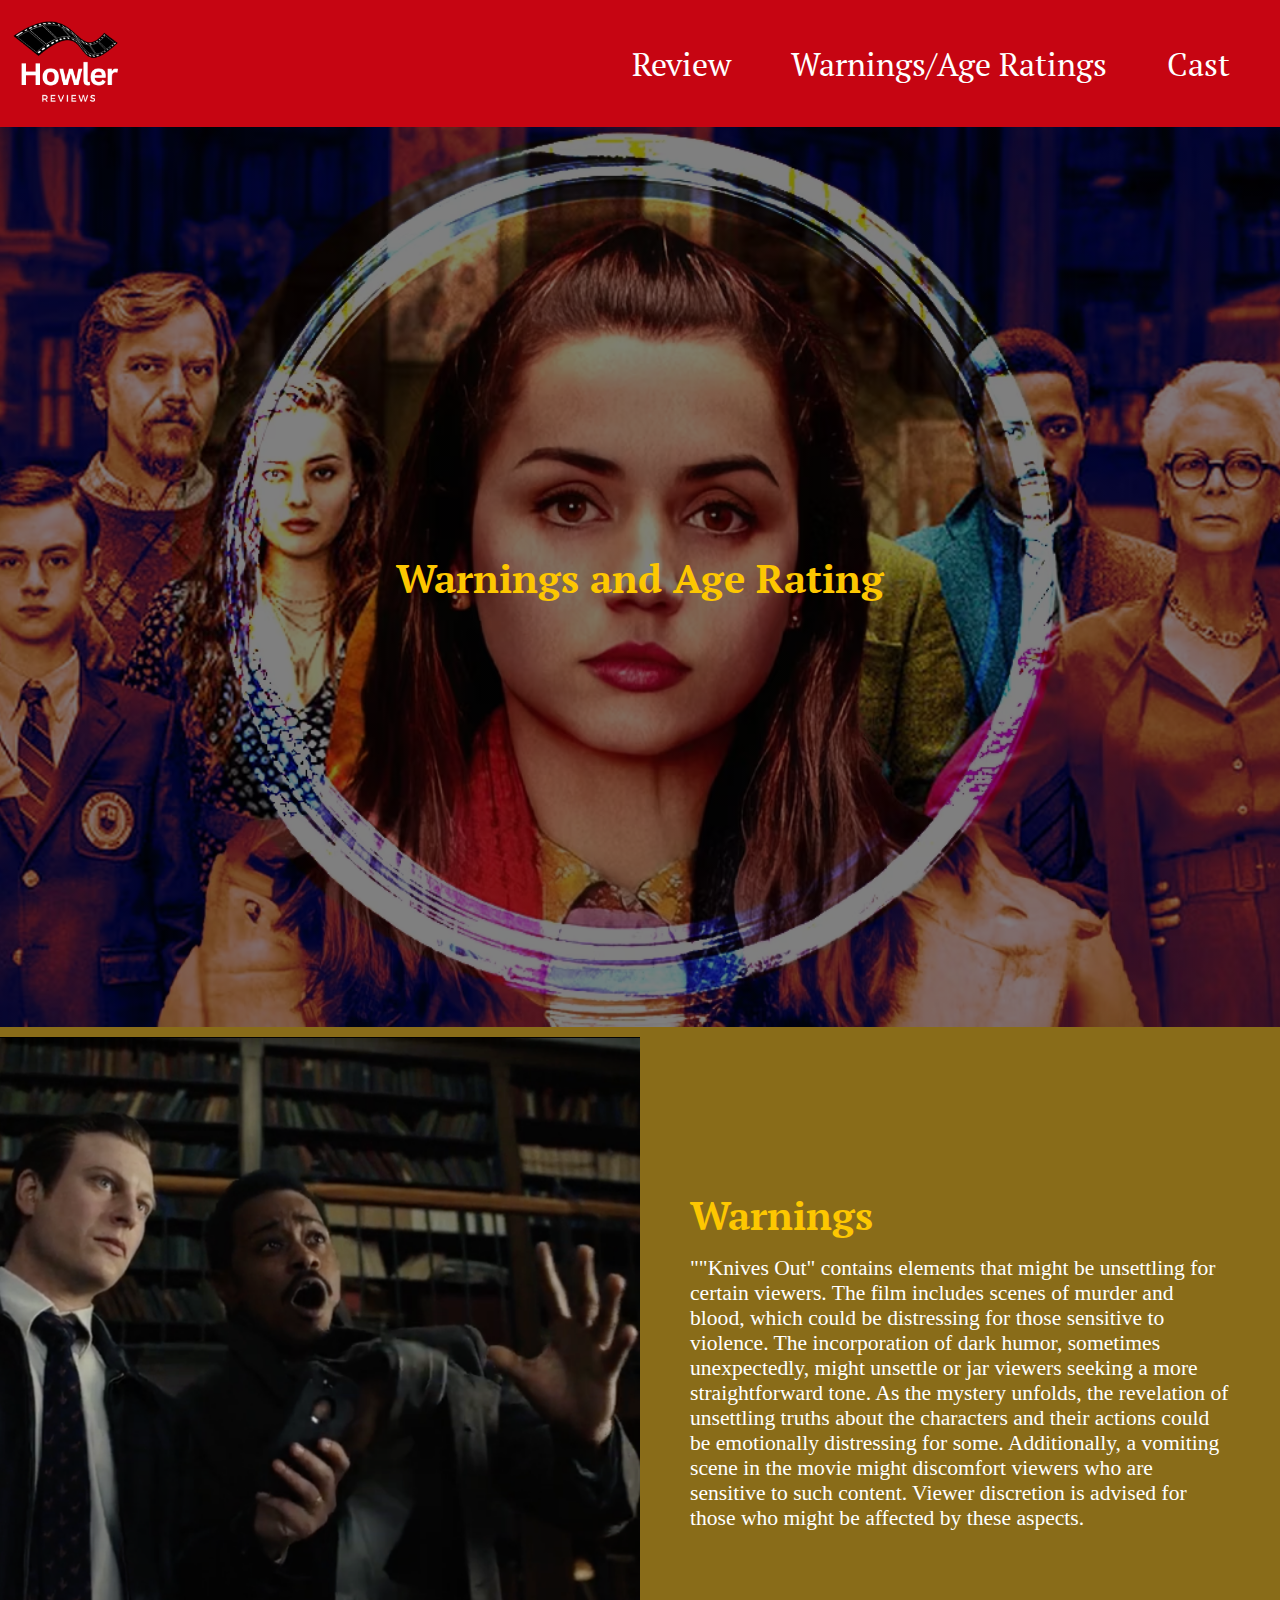
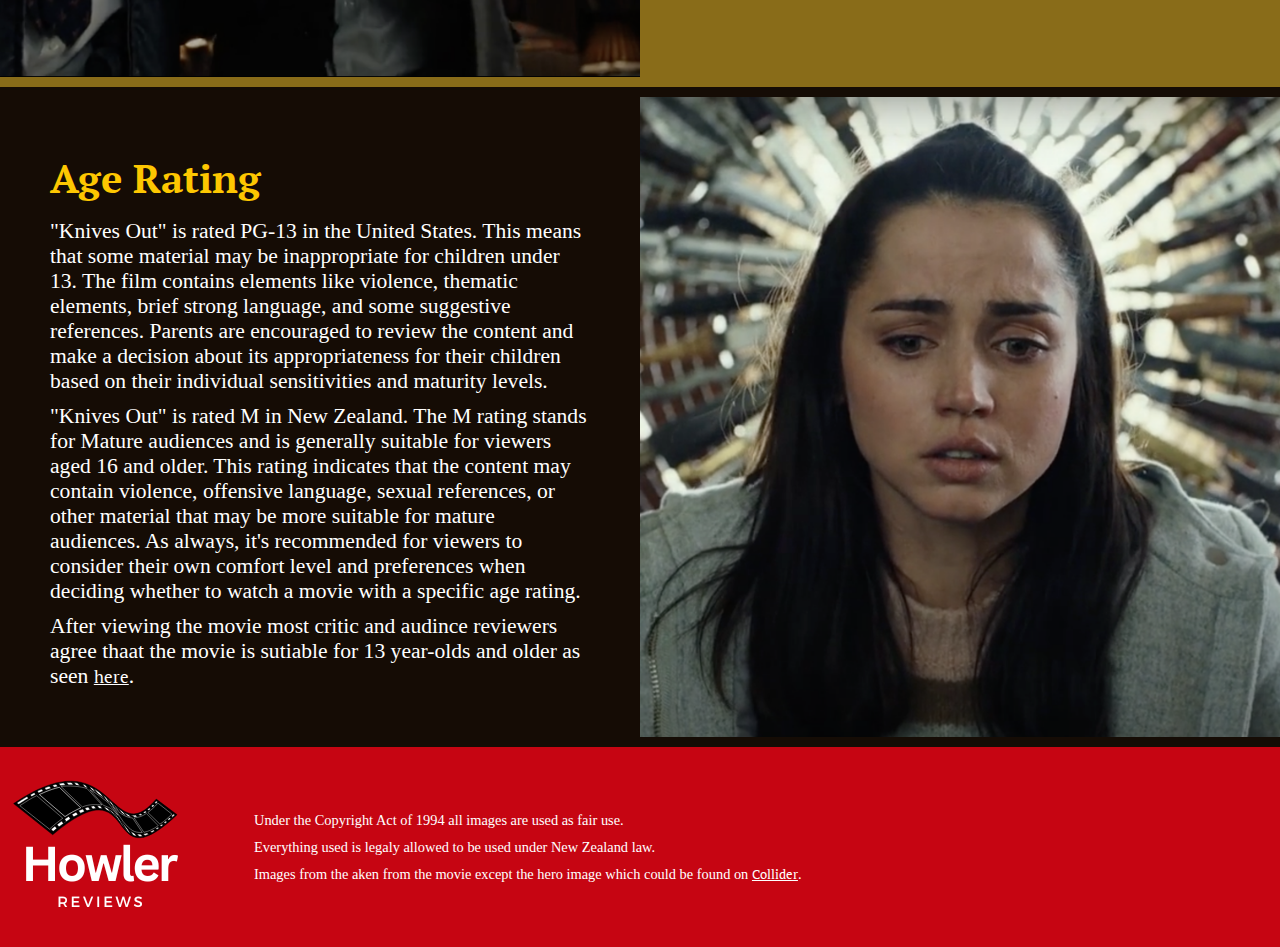
<file: maturity.html>
<!DOCTYPE html>
<html lang="en">
    <head>
        <meta charset="UTF-8">
        <meta name="viewport" content="width=device-width, initial-scale=1.0">
        <title>Kinves Out - Maturity</title>
        <link rel="stylesheet" href="style.css">
    </head>
    <body>
        <header>
            <nav>
                <img src="logo.png" alt="Howler Reviews" id="logo">
                <ul>
                    <li><a href="index.html">Review</a></li>
                    <li><a href="maturity.html">Warnings/Age Ratings</a></li>
                    <li><a href="cast.html">Cast</a></li>
                </ul>
            </nav>
            <div class="hero-m">
                <h1>Warnings and Age Rating</h1>
            </div>
        </header>
        <section class="container one">
            <img src="detectives.png" alt="Two detectives standing in shock.">
            <div class="text">
                <h1>Warnings</h1>
                <p class="top">""Knives Out" contains elements that might be unsettling for certain viewers. The film includes scenes of murder and blood, which could be distressing for those sensitive to violence. The incorporation of dark humor, sometimes unexpectedly, might unsettle or jar viewers seeking a more straightforward tone. As the mystery unfolds, the revelation of unsettling truths about the characters and their actions could be emotionally distressing for some. Additionally, a vomiting scene in the movie might discomfort viewers who are sensitive to such content. Viewer discretion is advised for those who might be affected by these aspects.</p>
            </div>
        </section>
        <section class="container two">
            <div class="text">
                <h1>Age Rating</h1>
                <p class="top">"Knives Out" is rated PG-13 in the United States. This means that some material may be inappropriate for children under 13. The film contains elements like violence, thematic elements, brief strong language, and some suggestive references. Parents are encouraged to review the content and make a decision about its appropriateness for their children based on their individual sensitivities and maturity levels.</p>
                <p>"Knives Out" is rated M in New Zealand. The M rating stands for Mature audiences and is generally suitable for viewers aged 16 and older. This rating indicates that the content may contain violence, offensive language, sexual references, or other material that may be more suitable for mature audiences. As always, it's recommended for viewers to consider their own comfort level and preferences when deciding whether to watch a movie with a specific age rating.</p>
                <p>After viewing the movie most critic and audince reviewers agree thaat the movie is sutiable for 13 year-olds and older as seen <a href="https://www.commonsensemedia.org/movie-reviews/knives-out">here</a>.</p>
            </div>
            <img src="marta.png" alt="Marta sitting down dazed.">
        </section>
        <footer>
            <div class="bottom">
                <img src="logo.png" alt="Howler Reviews" id="logo">
                <div id="footer-text">
                    <p>Under the Copyright Act of 1994 all images are used as fair use.</p>
                    <p>Everything used is legaly allowed to be used under New Zealand law.</p>
                    <p>Images from the aken from the movie except the hero image which could be found on <a href="https://collider.com/knives-out-perfect-pre-thanksgiving-film/">Collider</a>.</p>
                </div>
            </div>
        </footer>
    </body>
</html>
</file>
<file: style.css>
/*$charcoal: #2d4252;
$mikado-yellow: #fdc701;
$engineering-orange: #c60512;
$golden-brown: #896c19;
$smoky-black: #150c05;*/
@import url('https://fonts.googleapis.com/css2?family=PT+Serif:wght@700&display=swap');
* {
    margin: 0;
    padding: 0;
}
h1, h2, a {
    font-family: 'PT Serif', serif;
}
h1 {
    padding: 10px 0px;
    font-size: 250%;
}
h1, h2 {
    color: #fdc701;
}
nav {
    justify-content: space-between;
    padding: 0px 5px;
    display: flex;
    align-items: center;
}
nav li {
    list-style: none;
}
nav ul {
    display: flex;
    margin-right: 15px;
}
nav a {
    text-decoration: none;
    padding: 10px 30px;
    font-size: 200%;
}
nav img {
    width: 10%;
}
nav a:hover {
    background-color: #150c05;
    color: #fdc701;
}
 #hero {
    width: 100%;
} 
.container img {
    width: 50%;
    margin: 10px 0px;
}
.container {
    display: flex;
    align-items: center;
}
.text {
    margin: 0px 50px;
    width: 50%;
}
p {
    color: #ffffff;
    padding: 5px 0px;
    font-size: 135%;
}
#top {
    padding-top: 5px;
}
.one {
    background-color: #896c19;
}
.two {
    background-color: #150c05;
}
.three {
    background-color: #2d4252;
}
.video {
    position: relative; 
    padding-bottom: 56.25%;
    height: 0;
    overflow: hidden;
    max-width: 100%;
}
.video iframe {
    top:0; 
    left:0; 
    width:100%; 
    height:100%; 
    position:absolute;
}
nav, footer {
background-color: #c60512;
}
footer p{
    padding-left: 5%;
    font-size: 90%;
}
.bottom {
    display: flex;
    align-items: center;
}
footer a {
    font-size: 90%;
}
.hero-c {
    background: url(cast.webp) center center no-repeat;
    height: 100vh;
    background-size: cover;
    display: flex;
    justify-content: center;
    align-items: center;
}
.movies {
    display: flex;
    justify-content: space-around;
    padding-bottom: 3%;
}
.movies img {
    width: 15%;
    border: none;
}
h2 {
    padding: 0px 2.5% 15px;
}
footer ul {
    display: flex;
    justify-content: space-between;
    width: 90%;
    margin: 0 5%;
}
footer ul {
    list-style: none;
}
#subtitle {
    text-align: center;
    font-size: 125%;
}
#footer-text {
    width: 85%;
}
#refernces {
    padding-bottom: 3%;
}
a {
    color: white;
    font-size: 80%;
}
.hero-m {
    background: linear-gradient(-45deg, rgba(0, 0, 0, 0.5),rgba(0, 0, 0, 0.501)), url(blancs-dounut-hole.avif);
    height: 100vh;
    background-size: cover;
    display: flex;
    justify-content: center;
    align-items: center;
    background-position: center;
}
</file>
